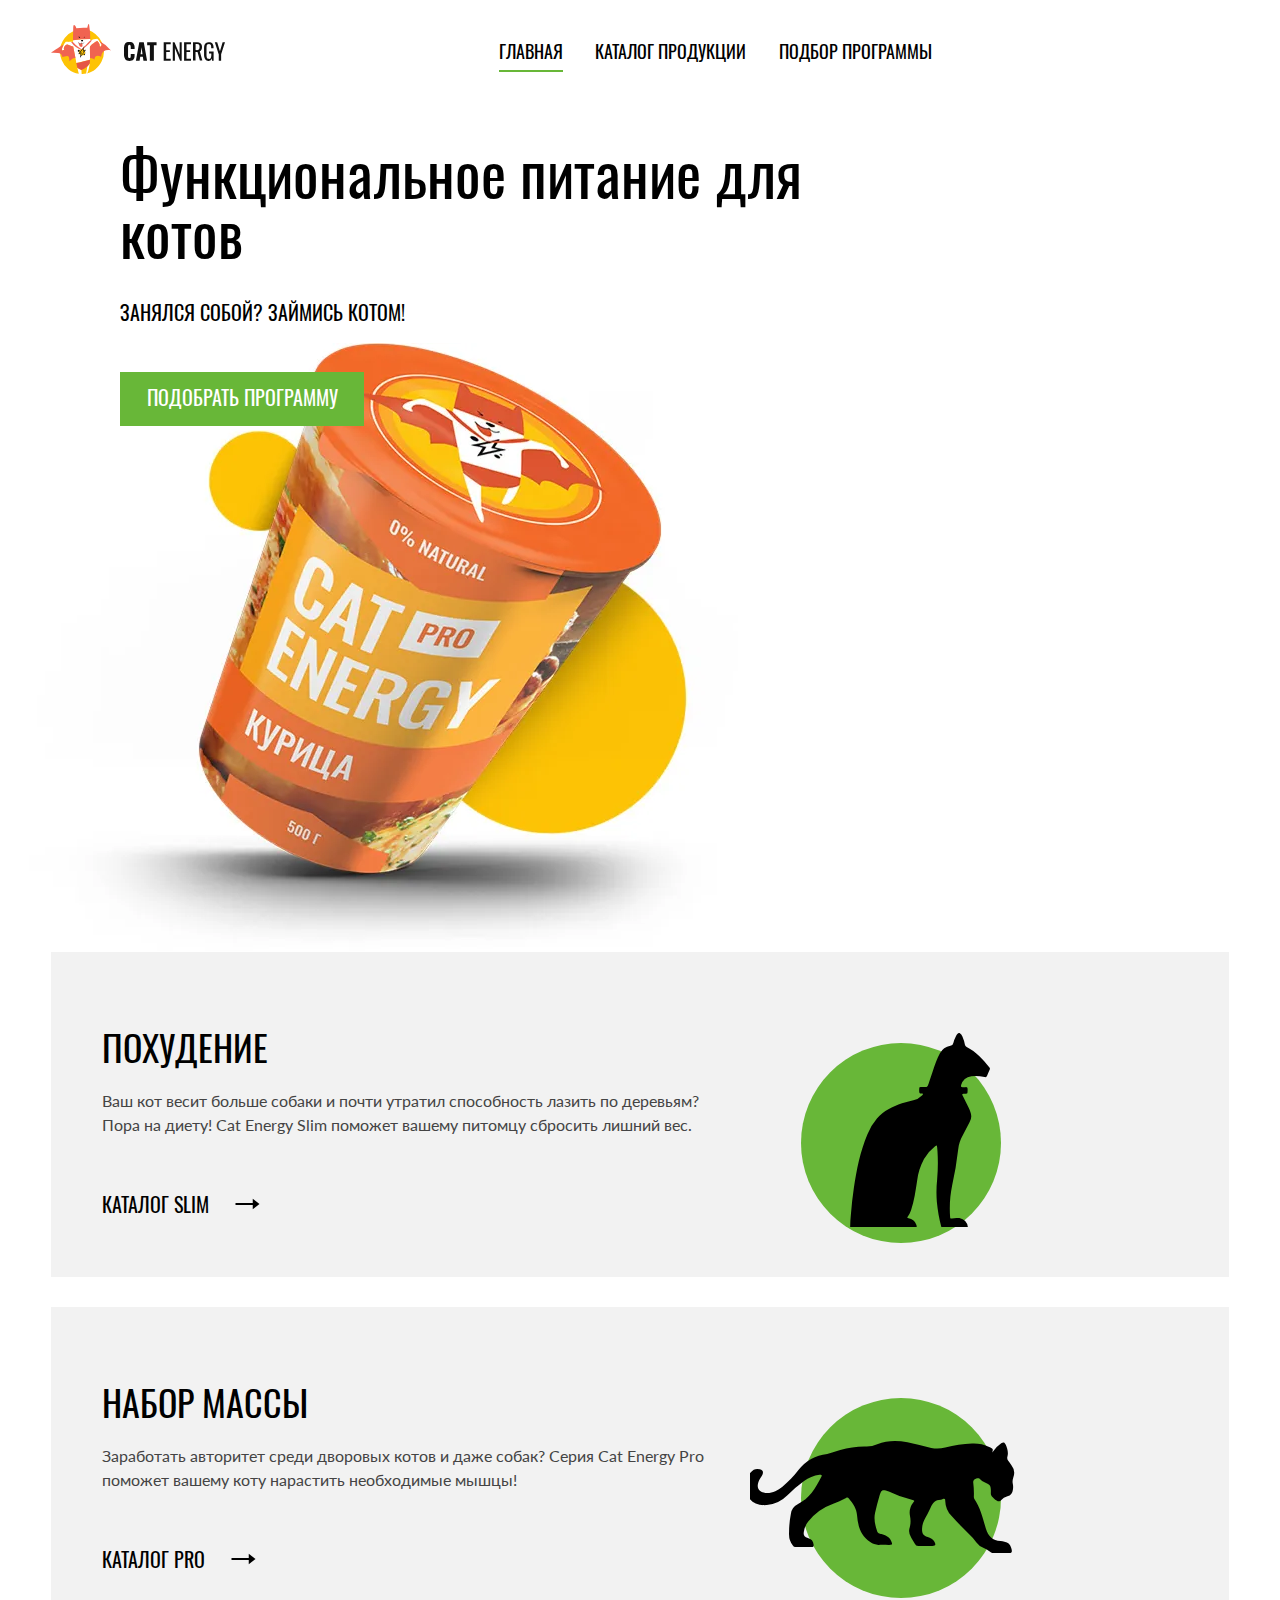
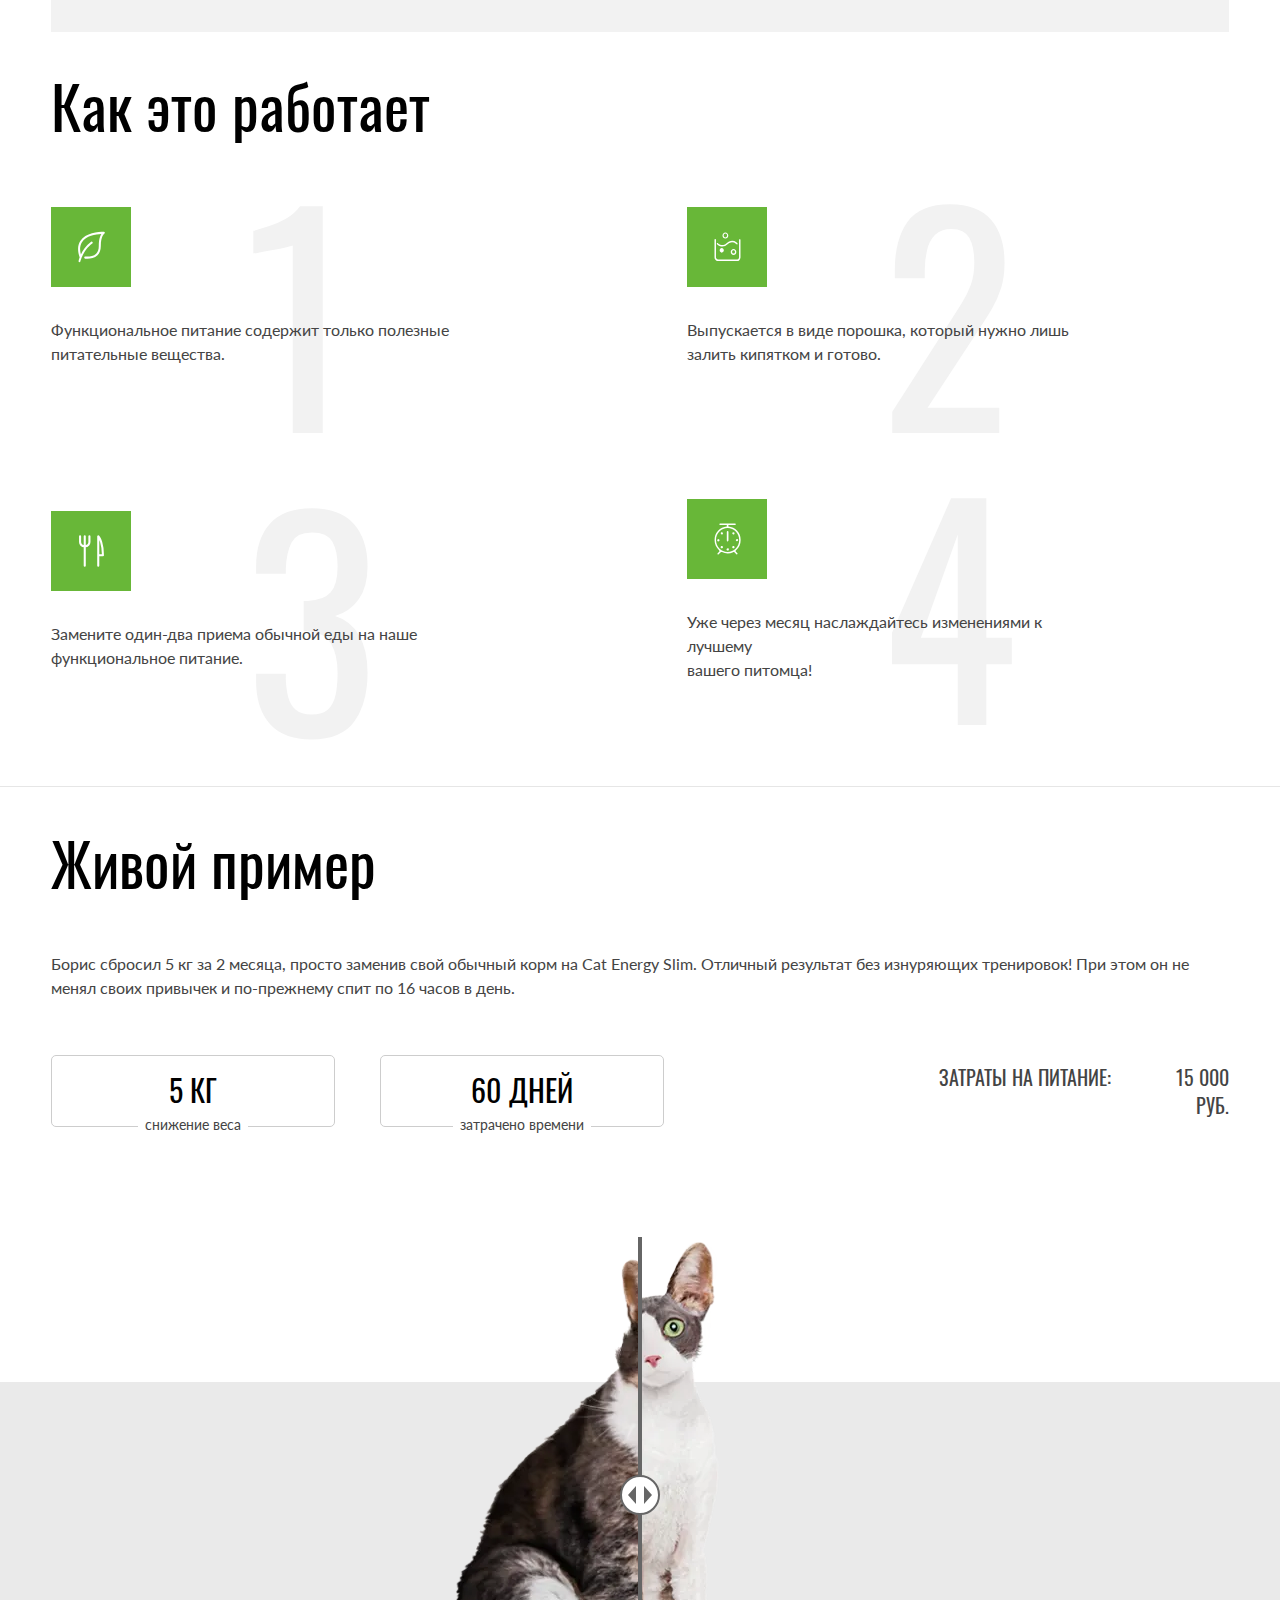
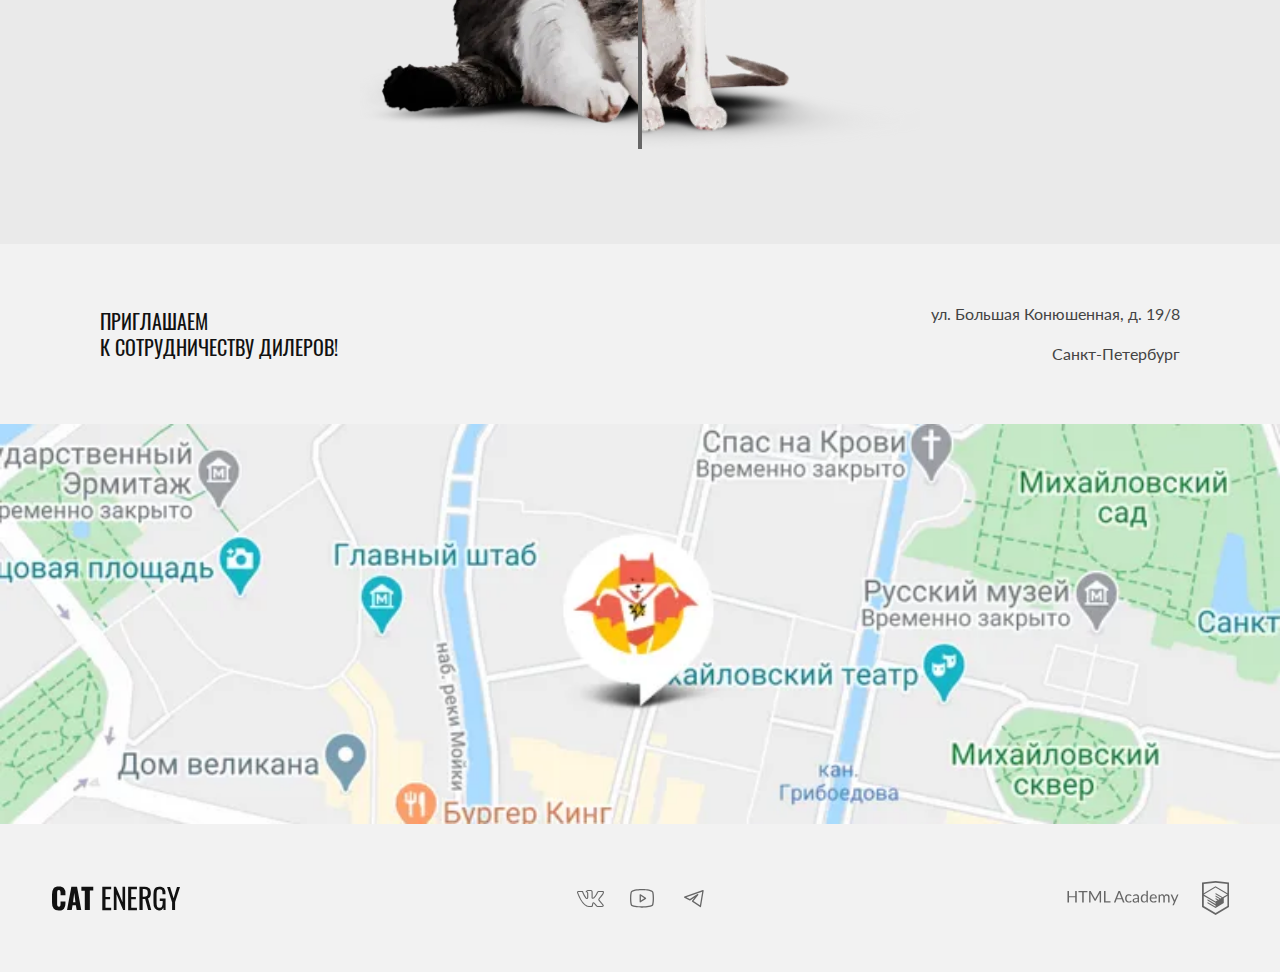
<file: index.html>
<!DOCTYPE html><html class="page" lang="ru"><head><meta charset="UTF-8"><title>Cat Energy</title><meta name="viewport" content="width=device-width,initial-scale=1"><link rel="stylesheet" href="styles/styles.css"><link rel="icon" href="favicon.ico"><link rel="icon" href="favicons/icon.svg" type="image/svg+xml"><link rel="apple-touch-icon" href="favicons/apple-touch-icon.png"><link rel="manifest" href="manifest.webmanifest"><script src="scripts/index.js" defer="defer"></script></head><body class="page__body"><header class="main-header"><div class="main-header__logo-container"><a class="main-header__logo-image-link logo-image-link" href="index.html"><picture><source media="(min-width: 1440px)" width="70" height="59" type="image/svg+xml" srcset="images/index/cat-energy-logo/cat-energy-logo-desktop.svg"><source media="(min-width: 768px)" width="60" height="50" type="image/svg+xml" srcset="images/index/cat-energy-logo/cat-enegry-logo-tablet.svg"><img class="logo-image-link__icon" src="images/index/cat-energy-logo/cat-energy-logo-mobile.svg" width="33" height="38" alt="Логотип Cat Energy"></picture></a><a class="main-header__logo-text-link logo-text-link" href="index.html"><span class="visually-hidden">Логотип Cat Energy (надпись)</span></a></div><nav class="main-header__nav main-header__nav--nojs main-nav"><button class="main-header__toggle" type="button"><span class="visually-hidden">Открыть меню</span></button><ul class="main-nav__list"><li class="main-nav__item"><a class="main-nav__item-link main-nav__item-link--designed main-nav__item-link--current" href="index.html">Главная</a></li><li class="main-nav__item"><a class="main-nav__item-link main-nav__item-link--designed" href="catalog.html">Каталог продукции</a></li><li class="main-nav__item"><a class="main-nav__item-link main-nav__item-link--designed" href="#">Подбор программы</a></li></ul></nav></header><main><section class="hero"><h1 class="hero__title">Функциональное питание для котов</h1><p class="hero__text">Занялся собой? Займись котом!</p><picture><source media="(min-width: 1440px)" width="552" height="499" type="image/webp" srcset="images/index/hero/hero-can-desktop@1x.webp, images/index/hero/hero-can-desktop@2x.png 2x"><source media="(min-width: 768px)" width="709" height="609" type="image/webp" srcset="images/index/hero/hero-can-tablet@1x.webp, images/index/hero/hero-can-tablet@2x.webp 2x"><source width="280" height="270" type="image/webp" srcset="images/index/hero/hero-can-mobile@1x.webp, images/index/hero/hero-can-mobile@2x.webp 2x"><source media="(min-width: 1440px)" width="552" height="499" type="image/png" srcset="images/index/hero/hero-can-desktop@1x.png, images/index/hero/hero-can-desktop@2x.png 2x"><source media="(min-width: 768px)" width="709" height="609" type="image/jpeg" srcset="images/index/hero/hero-can-tablet@1x.jpg, images/index/hero/hero-can-tablet@2x.jpg 2x"><img class="hero__image" src="images/index/hero/hero-can-mobile@1x.png" width="280" height="270" srcset="images/index/hero/hero-can-mobile@2x.png" alt="Фотография банки с кошачьим кормом Cat Energy"></picture><a class="hero__select button button--primary" href="program.html">Подобрать программу</a></section><section class="offer"><h2 class="visually-hidden">Варианты питания</h2><article class="offer__item"><h3 class="offer__title offer__title--slim">Похудение</h3><p class="offer__description">Ваш кот весит больше собаки и почти утратил способность лазить по деревьям? Пора на диету! Cat Energy Slim поможет вашему питомцу сбросить лишний вес.</p><a class="offer__link" href="catalog-slim.html">Каталог SLIM</a></article><article class="offer__item"><h3 class="offer__title offer__title--fit">Набор массы</h3><p class="offer__description">Заработать авторитет среди дворовых котов и даже собак? Серия Cat Energy Pro поможет вашему коту нарастить необходимые мышцы!</p><a class="offer__link" href="catalog-fit.html">Каталог PRO</a></article></section><section class="advantages"><h2 class="advantages__title">Как это работает</h2><ol class="advantages__list"><li class="advantages__item advantages__item--leaf"><p class="advantages__text">Функциональное питание содержит только полезные питательные вещества.</p></li><li class="advantages__item advantages__item--water"><p class="advantages__text">Выпускается в виде порошка, который нужно лишь залить кипятком и готово.</p></li><li class="advantages__item advantages__item--eat"><p class="advantages__text">Замените один-два приема обычной еды на наше функциональное питание.</p></li><li class="advantages__item advantages__item--clock"><p class="advantages__text">Уже через месяц наслаждайтесь изменениями к лучшему<br class="advantages__space">вашего питомца!</p></li></ol></section><section class="examples"><h2 class="examples__title">Живой пример</h2><div class="examples__centring-container"><div class="examples__description-container"><p class="examples__text">Борис сбросил 5 кг за 2 месяца, просто заменив свой обычный корм на Cat Energy Slim. Отличный результат без изнуряющих тренировок! При этом он не менял своих привычек и по-прежнему спит по 16 часов в день.</p><dl class="examples__stats"><div class="examples__stats-container"><dt class="examples__number"><span>5</span> кг</dt><dd class="examples__description">снижение веса</dd></div><div class="examples__stats-container"><dt class="examples__number"><span>60</span> дней</dt><dd class="examples__description">затрачено времени</dd></div></dl><p class="examples__summary">Затраты на питание: <span class="examples__summary-price">15 000</span> руб.</p></div></div><div class="examples__background-container"><div class="examples__image-container"><picture><source media="(min-width: 768px)" width="560" height="512" type="image/webp" srcset="images/index/cat-before/cat-before-tablet@1x.webp, images/index/cat-before/cat-before-tablet@2x.webp 2x"><source width="280" height="256" type="image/webp" srcset="images/index/cat-before/cat-before-tablet@1x.webp, images/index/cat-before/cat-before-tablet@2x.webp 2x"><source media="(min-width: 768px)" width="560" height="512" type="image/png" srcset="images/index/cat-before/cat-before-tablet@1x.png, images/index/cat-before/cat-before-tablet@2x.png 2x"><img class="examples__before-image" src="images/index/cat-before/cat-before-mobile@1x.png" width="280" height="256" srcset="images/index/cat-before/cat-before-mobile@2x.png" alt="Фотография толстого кота"></picture><picture><source media="(min-width: 768px)" width="560" height="512" type="image/webp" srcset="images/index/cat-after/cat-after-tablet@1x.webp, images/index/cat-after/cat-after-tablet@2x.webp 2x"><source width="280" height="256" type="image/webp" srcset="images/index/cat-after/cat-after-tablet@1x.webp, images/index/cat-after/cat-after-tablet@2x.webp 2x"><source media="(min-width: 768px)" width="560" height="512" type="image/png" srcset="images/index/cat-after/cat-after-tablet@1x.png, images/index/cat-after/cat-after-tablet@2x.png 2x"><img class="examples__after-image" src="images/index/cat-after/cat-after-mobile@1x.png" width="280" height="256" srcset="images/index/cat-after/cat-after-mobile@2x.png" alt="Фотография стройного кота"></picture><button class="examples__switch" type="button"><span class="visually-hidden">Ползунок слайдера</span></button></div></div></section><section class="location"><h2 class="visually-hidden">Где нас найти</h2><div class="location__centring-container"><div class="location__container"><p class="location__text">Приглашаем<br>к сотрудничеству дилеров!</p><address class="location__address">ул. Большая Конюшенная, д. 19/8<p class="location__city">Санкт-Петербург</p></address></div></div><div class="location__map-container"><iframe class="location__map" src="https://www.google.com/maps/embed?pb=!1m18!1m12!1m3!1d1998.6037876728415!2d30.320472476866446!3d59.93871647491518!2m3!1f0!2f0!3f0!3m2!1i1024!2i768!4f13.1!3m3!1m2!1s0x4696310fca145cc1%3A0x42b32648d8238007!2z0JHQvtC70YzRiNCw0Y8g0JrQvtC90Y7RiNC10L3QvdCw0Y8g0YPQuy4sIDE5LzgsINCh0LDQvdC60YIt0J_QtdGC0LXRgNCx0YPRgNCzLCAxOTExODY!5e0!3m2!1sru!2sru!4v1716064716714!5m2!1sru!2sru" allowfullscreen="" loading="lazy" referrerpolicy="no-referrer-when-downgrade"></iframe></div></section></main><footer class="main-footer"><div class="main-footer__container"><a class="main-footer__logo-link logo-text-link" href="index.html"><span class="visually-hidden">Cat Energy</span></a><ul class="main-footer__social-list social-list"><li class="social-list__item"><a class="social-list__link social-list__link--vkontakte" href="https://vk.com/htmlacademy"><span class="visually-hidden">Мы во Vkontakte</span></a></li><li class="social-list__item"><a class="social-list__link social-list__link--youtube" href="https://www.youtube.com/user/htmlacademyru"><span class="visually-hidden">Мы в YouTube</span></a></li><li class="social-list__item"><a class="social-list__link social-list__link--telegram" href="https://t.me/htmlacademy"><span class="visually-hidden">Мы в Telegram</span></a></li></ul><div class="main-footer__developer developer-logo"><a class="developer-logo__link developer-logo__link--logo-title" href="https://htmlacademy.ru/intensive/adaptive"><span class="visually-hidden">Надпись HTML-academy</span></a> <a class="developer-logo__link developer-logo__link--logo-image" href="https://htmlacademy.ru/intensive/adaptive"><span class="visually-hidden">Логотип HTML-academy</span></a></div></div></footer></body></html>
</file>
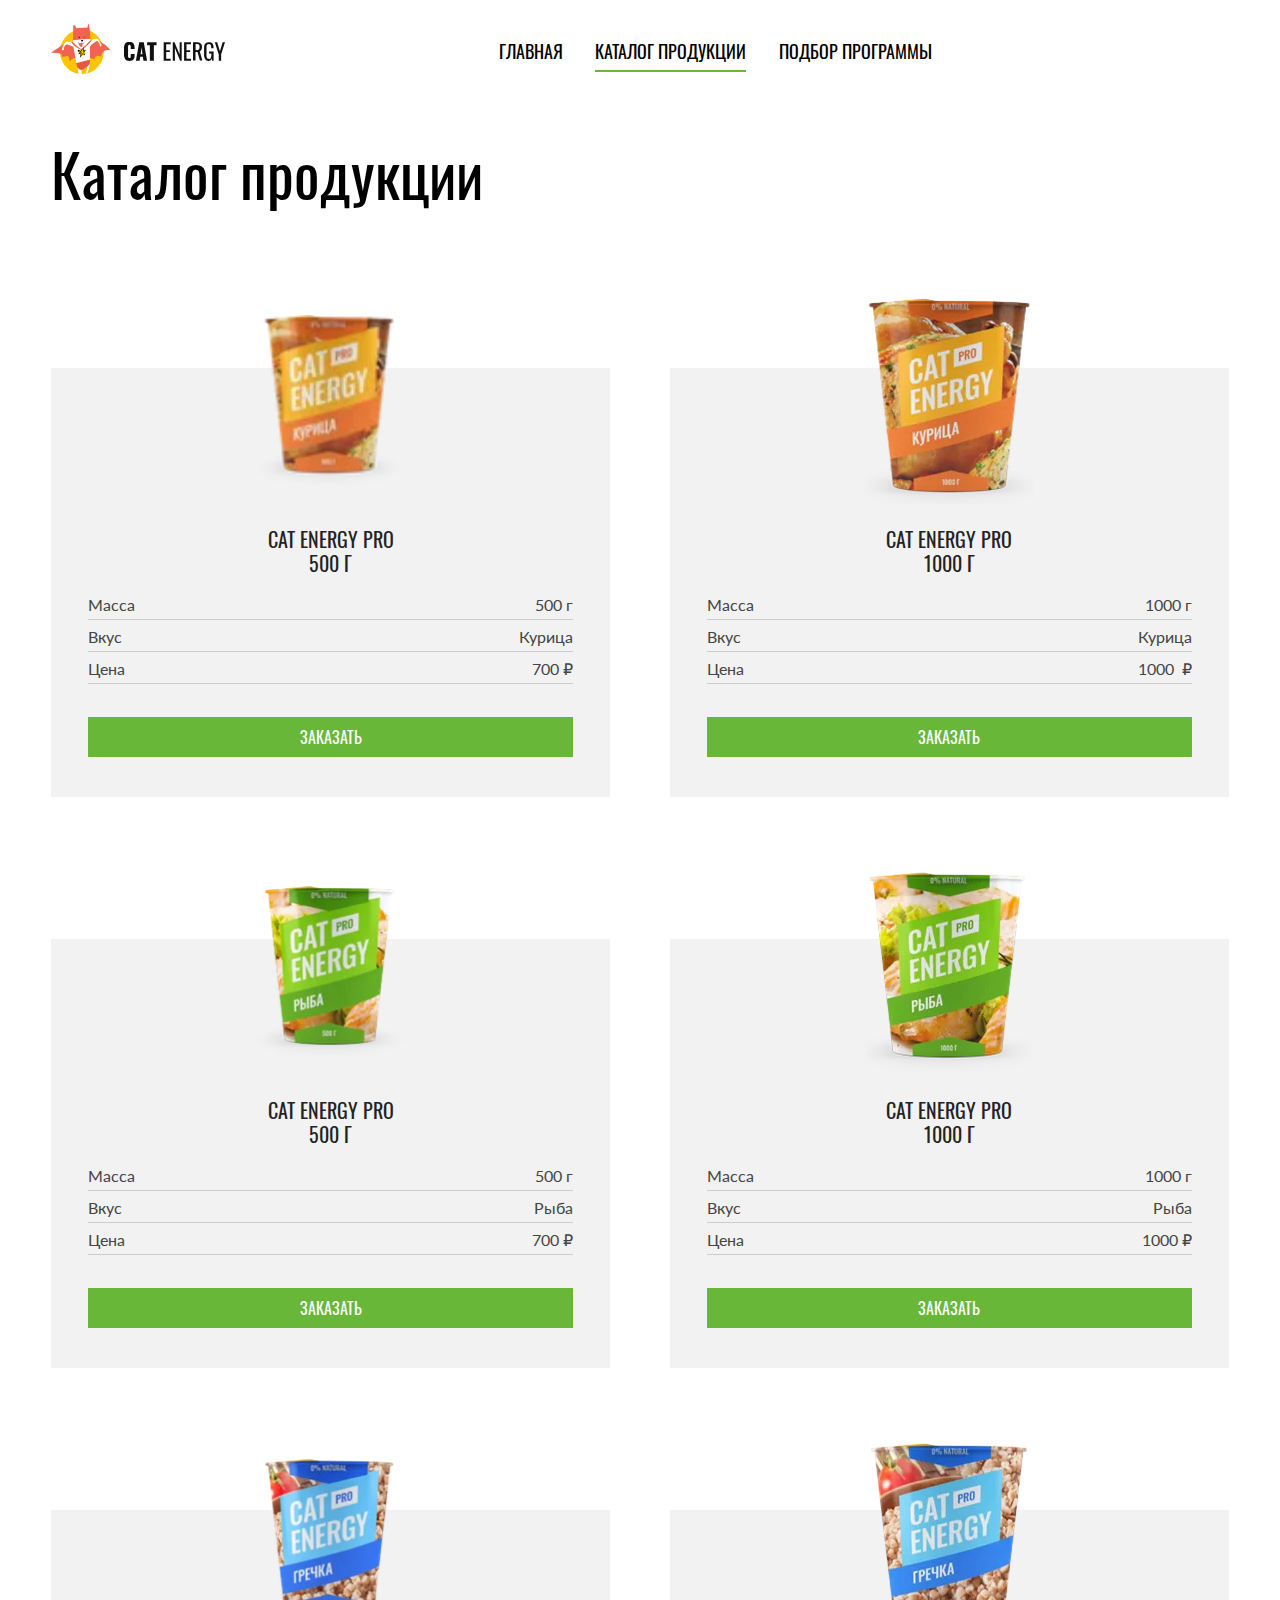
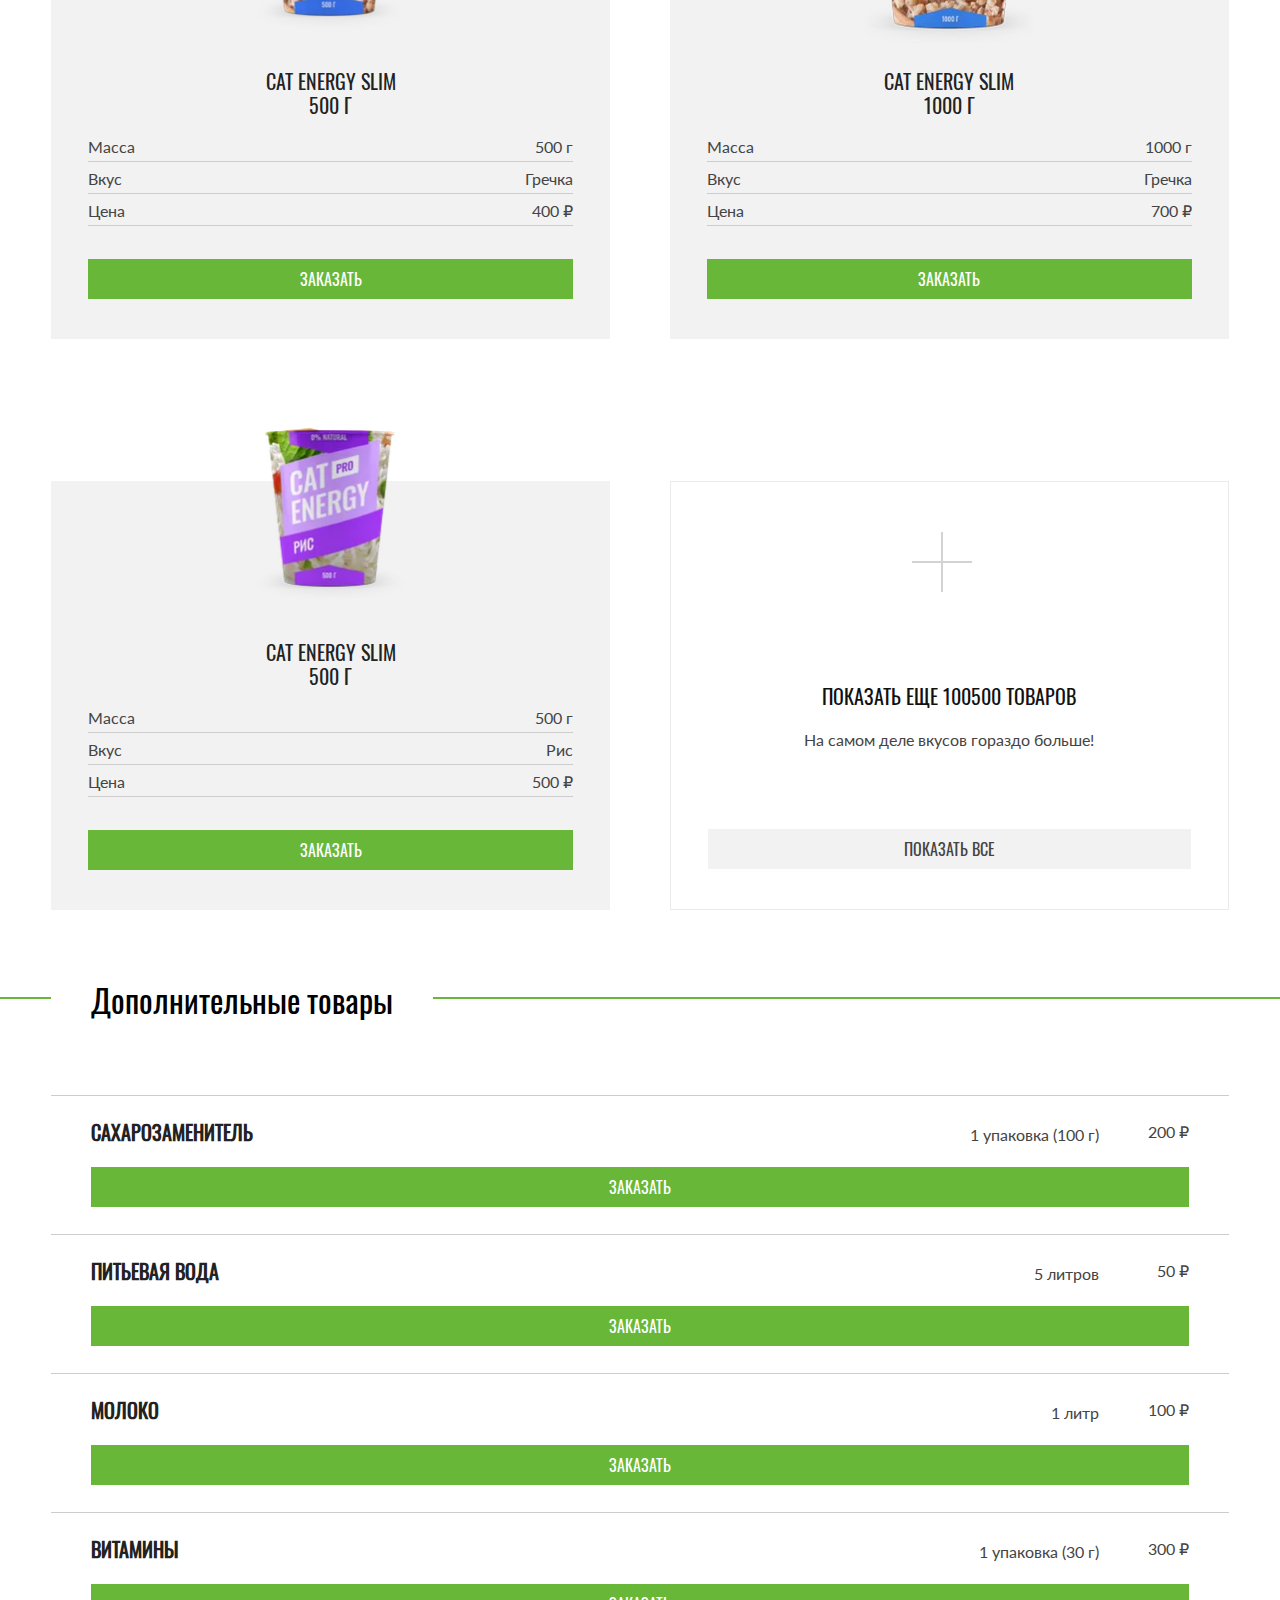
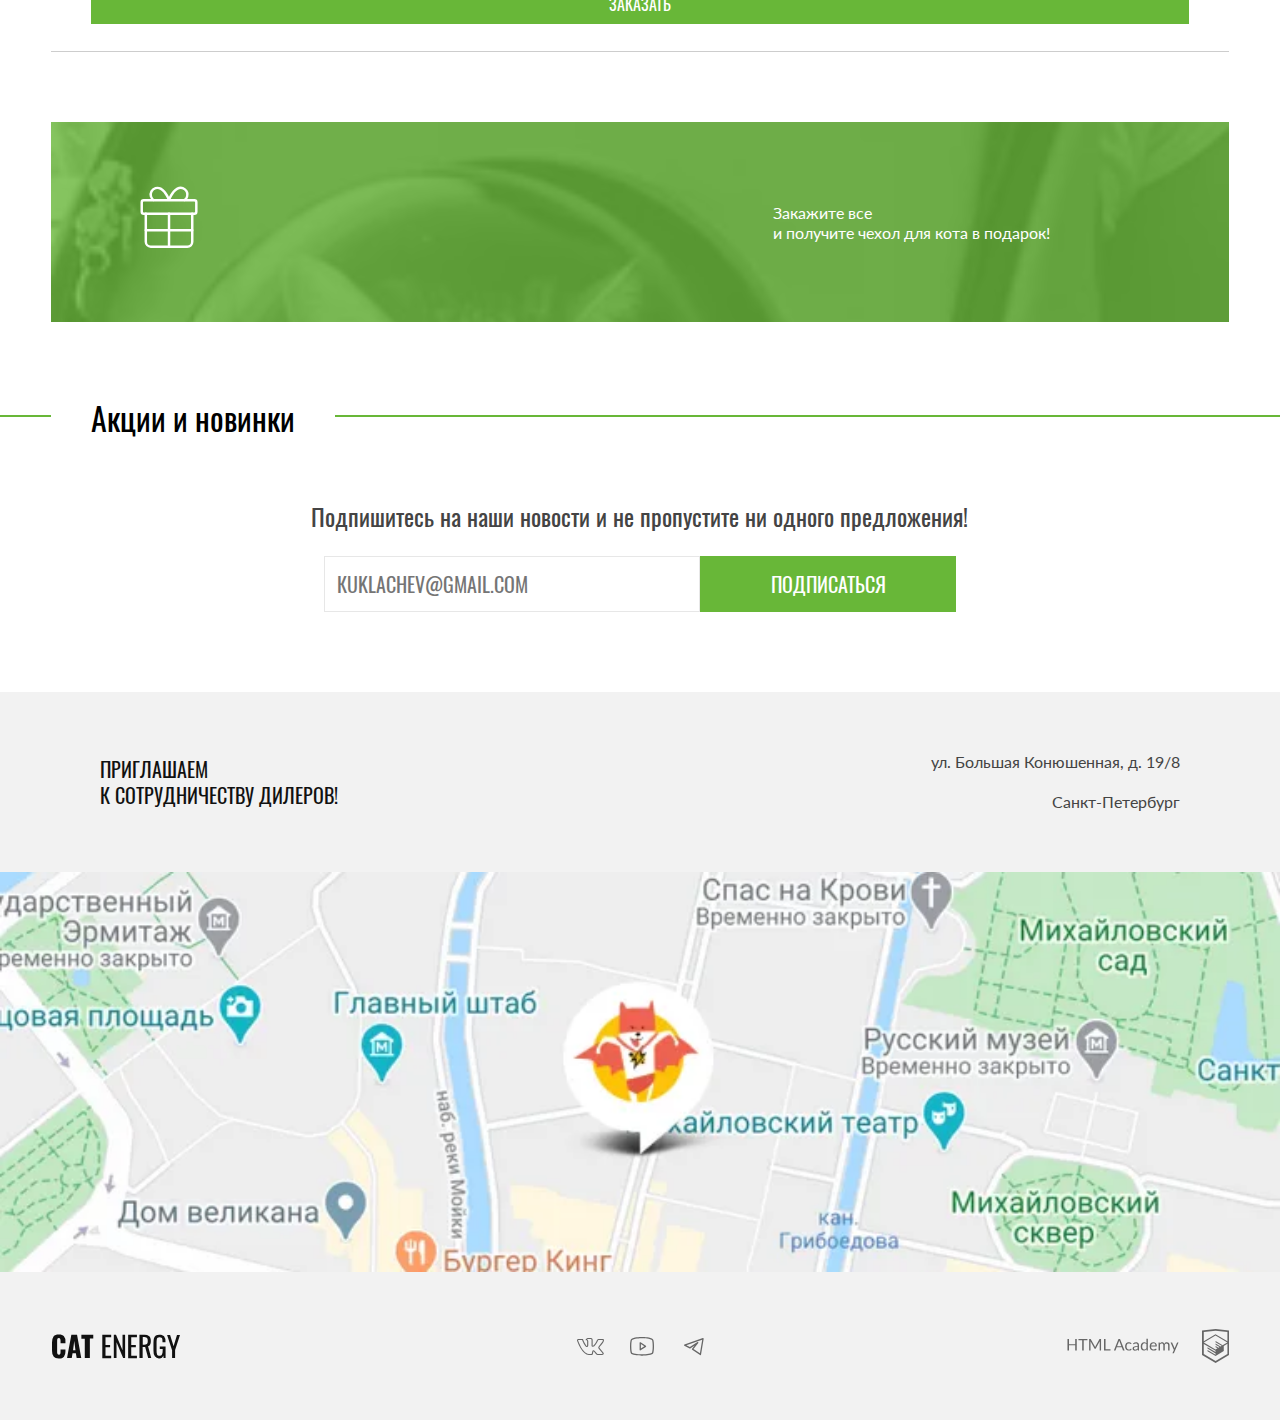
<file: catalog.html>
<!DOCTYPE html><html class="page" lang="ru"><head><meta charset="UTF-8"><title>Cat Energy</title><meta name="viewport" content="width=device-width,initial-scale=1"><link rel="stylesheet" href="styles/styles.css"><link rel="icon" href="favicon.ico"><link rel="icon" href="favicons/icon.svg" type="image/svg+xml"><link rel="apple-touch-icon" href="favicons/apple-touch-icon.png"><link rel="manifest" href="manifest.webmanifest"><script src="scripts/index.js" defer="defer"></script></head><body class="page__body"><header class="main-header"><div class="main-header__logo-container"><a class="main-header__logo-image-link logo-image-link" href="index.html"><picture><source media="(min-width: 1440px)" width="70" height="59" type="image/svg+xml" srcset="images/index/cat-energy-logo/cat-energy-logo-desktop.svg"><source media="(min-width: 768px)" width="60" height="50" type="image/svg+xml" srcset="images/index/cat-energy-logo/cat-enegry-logo-tablet.svg"><img class="logo-image-link__icon" src="images/index/cat-energy-logo/cat-energy-logo-mobile.svg" width="33" height="38" alt="Логотип Cat Energy"></picture></a><a class="main-header__logo-text-link logo-text-link" href="index.html"><span class="visually-hidden">Логотип Cat Energy (надпись)</span></a></div><nav class="main-header__nav main-header__nav--nojs main-nav"><button class="main-header__toggle" type="button"><span class="visually-hidden">Открыть меню</span></button><ul class="main-nav__list"><li class="main-nav__item"><a class="main-nav__item-link" href="index.html">Главная</a></li><li class="main-nav__item"><a class="main-nav__item-link main-nav__item-link--current" href="catalog.html">Каталог продукции</a></li><li class="main-nav__item"><a class="main-nav__item-link" href="#">Подбор программы</a></li></ul></nav></header><main><section class="products"><h1 class="products__title">Каталог продукции</h1><div class="products__container"><article class="products__product-card card"><a class="card__image-link" href="#"><picture><source media="(min-width: 768px)" width="161" height="172" type="image/webp" srcset="images/catalog/pro-500-chicken/pro-500-chicken-tablet@1x.webp, images/catalog/pro-500-chicken/pro-500-chicken-tablet@2x.webp 2x"><source width="68" height="86" type="image/webp" srcset="images/catalog/pro-500-chicken/pro-500-chicken-mobile@1x.webp, images/catalog/pro-500-chicken/pro-500-chicken-mobile@2x.webp 2x"><source media="(min-width: 768px)" width="161" height="172" type="image/png" srcset="images/catalog/pro-500-chicken/pro-500-chicken-tablet@1x.png, images/catalog/pro-500-chicken/pro-500-chicken-tablet@2x.png 2x"><img class="card__product-image" src="images/catalog/pro-500-chicken/pro-500-chicken-mobile@1x.png" width="68" height="86" srcset="images/pro-500-chicken-mobile@2x.png" alt="Фотография банки с кормом Cat Energy PRO 500 грамм со вкусом курицы"></picture></a><a class="card__title-link" href="#"><h2 class="card__title">Cat Energy PRO <span class="card__package-weight">500 г</span></h2></a><ul class="card__features-list"><li class="card__item"><span class="card__description">Масса</span> <span class="card__value">500 г</span></li><li class="card__item"><span class="card__description">Вкус</span> <span class="card__value">Курица</span></li><li class="card__item"><span class="card__description">Цена</span> <span class="card__value">700 ₽</span></li></ul><button class="card__order button button--primary" type="button">Заказать</button></article><article class="products__product-card card"><a class="card__image-link" href="#"><picture><source media="(min-width: 1440px)" width="172" height="196" type="image/webp" srcset="images/catalog/pro-1000-chicken/pro-1000-chicken-desktop@1x.webp, images/catalog/pro-1000-chicken/pro-1000-chicken-desktop@2x.webp 2x"><source media="(min-width: 768px)" width="168" height="206" type="image/webp" srcset="images/catalog/pro-1000-chicken/pro-1000-chicken-tablet@1x.webp, images/catalog/pro-1000-chicken/pro-1000-chicken-tablet@2x.webp 2x"><source width="84" height="100" type="image/webp" srcset="images/catalog/pro-1000-chicken/pro-1000-chicken-mobile@1x.webp, images/catalog/pro-1000-chicken/pro-1000-chicken-mobile@2x.webp 2x"><source media="(min-width: 1440px)" width="172" height="196" type="image/png" srcset="images/catalog/pro-1000-chicken/pro-1000-chicken-desktop@1x.png, images/catalog/pro-1000-chicken/pro-1000-chicken-desktop@2x.png 2x"><source media="(min-width: 768px)" width="168" height="206" type="image/png" srcset="images/catalog/pro-1000-chicken/pro-1000-chicken-tablet@1x.png, images/catalog/pro-1000-chicken/pro-1000-chicken-tablet@2x.png 2x"><img class="card__product-image" src="images/catalog/pro-1000-chicken/pro-1000-chicken-mobile@1x.png" width="84" height="100" srcset="images/catalog/pro-1000-chicken/pro-1000-chicken-mobile@2x.png" alt="Фотография банки с кормом Cat Energy PRO 1000 грамм со вкусом курицы"></picture></a><a class="card__title-link" href="#"><h2 class="card__title">Cat Energy PRO <span class="card__package-weight">1000 г</span></h2></a><ul class="card__features-list"><li class="card__item"><span class="card__description">Масса</span> <span class="card__value">1000 г</span></li><li class="card__item"><span class="card__description">Вкус</span> <span class="card__value">Курица</span></li><li class="card__item"><span class="card__description">Цена</span> <span class="card__value">1000&nbsp;&nbsp;₽</span></li></ul><button class="card__order button button--primary" type="button">Заказать</button></article><article class="products__product-card card"><a class="card__image-link" href="#"><picture><source media="(min-width: 768px)" width="163" height="174" type="image/webp" srcset="images/catalog/pro-500-fish/pro-500-fish-tablet@1x.webp, images/catalog/pro-500-fish/pro-500-fish-tablet@2x.webp 2x"><source width="68" height="78" type="image/webp" srcset="images/catalog/pro-500-fish/pro-500-fish-mobile@1x.webp, images/catalog/pro-500-fish/pro-500-fish-mobile@2x.webp 2x"><source media="(min-width: 768px)" width="163" height="174" type="image/png" srcset="images/catalog/pro-500-fish/pro-500-fish-tablet@1x.png, images/catalog/pro-500-fish/pro-500-fish-tablet@2x.png 2x"><img class="card__product-image" src="images/catalog/pro-500-fish/pro-500-fish-mobile@1x.png" width="68" height="78" srcset="images/catalog/pro-500-fish/pro-500-fish-mobile@2x.png" alt="Фотография банки с кормом Cat Energy PRO 500 грамм со вкусом рыбы"></picture></a><a class="card__title-link" href="#"><h2 class="card__title">Cat Energy PRO <span class="card__package-weight">500 г</span></h2></a><ul class="card__features-list"><li class="card__item"><span class="card__description">Масса</span> <span class="card__value">500 г</span></li><li class="card__item"><span class="card__description">Вкус</span> <span class="card__value">Рыба</span></li><li class="card__item"><span class="card__description">Цена</span> <span class="card__value">700 ₽</span></li></ul><button class="card__order button button--primary" type="button">Заказать</button></article><article class="products__product-card card"><a class="card__image-link" href="#"><picture><source media="(min-width: 1440px)" width="172" height="196" type="image/webp" srcset="images/catalog/pro-1000-fish/pro-1000-fish-desktop@1x.webp, images/catalog/pro-1000-fish/pro-1000-fish-desktop@2x.webp 2x"><source media="(min-width: 768px)" width="168" height="200" type="image/webp" srcset="images/catalog/pro-1000-fish/pro-1000-fish-tablet@1x.webp, images/catalog/pro-1000-fish/pro-1000-fish-tablet@2x.webp 2x"><source width="84" height="100" type="image/webp" srcset="images/catalog/pro-1000-fish/pro-1000-fish-mobile@1x.webp, images/catalog/pro-1000-fish/pro-1000-fish-mobile@2x.webp 2x"><source media="(min-width: 1440px)" width="172" height="196" type="image/png" srcset="images/catalog/pro-1000-fish/pro-1000-fish-desktop@1x.png, images/catalog/pro-1000-fish/pro-1000-fish-desktop@2x.png 2x"><source media="(min-width: 768px)" width="168" height="200" type="image/png" srcset="images/catalog/pro-1000-fish/pro-1000-fish-tablet@1x.png, images/catalog/pro-1000-fish/pro-1000-fish-tablet@2x.png 2x"><img class="card__product-image" src="images/pro-1000-fish/pro-1000-fish-mobile@1x.png" width="84" height="100" srcset="images/catalog/pro-1000-fish/pro-1000-fish-mobile@2x.png" alt="Фотография банки с кормом Cat Energy PRO 1000 грамм со вкусом рыбы"></picture></a><a class="card__title-link" href="#"><h2 class="card__title">Cat Energy PRO <span class="card__package-weight">1000 г</span></h2></a><ul class="card__features-list"><li class="card__item"><span class="card__description">Масса</span> <span class="card__value">1000 г</span></li><li class="card__item"><span class="card__description">Вкус</span> <span class="card__value">Рыба</span></li><li class="card__item"><span class="card__description">Цена</span> <span class="card__value">1000 ₽</span></li></ul><button class="card__order button button--primary" type="button">Заказать</button></article><article class="products__product-card card"><a class="card__image-link" href="#"><picture><source media="(min-width: 768px)" width="161" height="171" type="image/webp" srcset="images/catalog/slim-500-buckwheat/slim-500-buckwheat-tablet@1x.webp, images/catalog/slim-500-buckwheat/slim-500-buckwheat-tablet@2x.webp 2x"><source width="68" height="78" type="image/webp" srcset="images/catalog/slim-500-buckwheat/slim-500-buckwheat-mobile@1x.webp, images/catalog/slim-500-buckwheat/slim-500-buckwheat-mobile@2x.webp 2x"><source media="(min-width: 768px)" width="161" height="171" type="image/png" srcset="images/catalog/slim-500-buckwheat/slim-500-buckwheat-tablet@1x.png, images/catalog/slim-500-buckwheat/slim-500-buckwheat-tablet@2x.png 2x"><img class="card__product-image" src="images/catalog/slim-500-buckwheat/slim-500-buckwheat-mobile@1x.png" width="68" height="78" srcset="images/catalog/slim-500-buckwheat/slim-500-buckwheat-mobile@2x.png" alt="Фотография банки с кормом Cat Energy SLIM 500 грамм со вкусом гречки"></picture></a><a class="card__title-link" href="#"><h2 class="card__title">Cat Energy SLIM <span class="card__package-weight">500 г</span></h2></a><ul class="card__features-list"><li class="card__item"><span class="card__description">Масса</span> <span class="card__value">500 г</span></li><li class="card__item"><span class="card__description">Вкус</span> <span class="card__value">Гречка</span></li><li class="card__item"><span class="card__description">Цена</span> <span class="card__value">400 ₽</span></li></ul><button class="card__order button button--primary" type="button">Заказать</button></article><article class="products__product-card card"><a class="card__image-link" href="#"><picture><source media="(min-width: 1440px)" width="172" height="196" type="image/webp" srcset="images/catalog/slim-1000-buckwheat/slim-1000-buckwheat-desktop@1x.webp, images/catalog/slim-1000-buckwheat/slim-1000-buckwheat-desktop@2x.webp 2x"><source media="(min-width: 768px)" width="168" height="200" type="image/webp" srcset="images/catalog/slim-1000-buckwheat/slim-1000-buckwheat-tablet@1x.webp, images/catalog/slim-1000-buckwheat/slim-1000-buckwheat-tablet@2x.webp 2x"><source width="84" height="100" type="image/png" srcset="images/catalog/slim-1000-buckwheat/slim-1000-buckwheat-mobile@1x.webp, images/catalog/slim-1000-buckwheat/slim-1000-buckwheat-mobile@2x.webp 2x"><source media="(min-width: 1440px)" width="172" height="196" type="image/png" srcset="images/catalog/slim-1000-buckwheat/slim-1000-buckwheat-desktop@1x.png, images/catalog/slim-1000-buckwheat/slim-1000-buckwheat-desktop@2x.png 2x"><source media="(min-width: 768px)" width="168" height="200" type="image/png" srcset="images/catalog/slim-1000-buckwheat/slim-1000-buckwheat-tablet@1x.png, images/catalog/slim-1000-buckwheat/slim-1000-buckwheat-tablet@2x.png 2x"><img class="card__product-image" src="images/catalog/slim-1000-buckwheat/slim-1000-buckwheat-mobile@1x.png" width="84" height="100" srcset="images/catalog/slim-1000-buckwheat/slim-1000-buckwheat-mobile@2x.png" alt="Фотография банки с кормом Cat Energy SLIM 1000 грамм со вкусом гречки"></picture></a><a class="card__title-link" href="#"><h2 class="card__title">Cat Energy SLIM <span class="card__package-weight">1000 г</span></h2></a><ul class="card__features-list"><li class="card__item"><span class="card__description">Масса</span> <span class="card__value">1000 г</span></li><li class="card__item"><span class="card__description">Вкус</span> <span class="card__value">Гречка</span></li><li class="card__item"><span class="card__description">Цена</span> <span class="card__value">700 ₽</span></li></ul><button class="card__order button button--primary" type="button">Заказать</button></article><article class="products__product-card card"><a class="card__image-link" href="#"><picture><source media="(min-width: 768px)" width="163" height="174" type="image/png" srcset="images/catalog/slim-500-rice/slim-500-rice-tablet@1x.webp, images/catalog/slim-500-rice/slim-500-rice-tablet@2x.webp 2x"><source width="72" height="84" type="image/webp" srcset="images/catalog/slim-500-rice/slim-500-rice-mobile@1x.webp, images/catalog/slim-500-rice/slim-500-rice-mobile@2x.webp 2x"><source media="(min-width: 768px)" width="163" height="174" type="image/png" srcset="images/catalog/slim-500-rice/slim-500-rice-tablet@1x.png, images/catalog/slim-500-rice/slim-500-rice-tablet@2x.png 2x"><img class="card__product-image" src="images/catalog/slim-500-rice/slim-500-rice-mobile@1x.png" width="72" height="84" srcset="images/catalog/slim-500-rice/slim-500-rice-mobile@2x.png" alt="Фотография банки с кормом Cat Energy SLIM 500 грамм со вкусом риса"></picture></a><a class="card__title-link" href="#"><h2 class="card__title">Cat Energy SLIM <span class="card__package-weight">500 г</span></h2></a><ul class="card__features-list"><li class="card__item"><span class="card__description">Масса</span> <span class="card__value">500 г</span></li><li class="card__item"><span class="card__description">Вкус</span> <span class="card__value">Рис</span></li><li class="card__item"><span class="card__description">Цена</span> <span class="card__value">500 ₽</span></li></ul><button class="card__order button button--primary" type="button">Заказать</button></article><article class="products__product-card show-more-card"><h2 class="show-more-card__title">Показать еще 100500 товаров</h2><p class="show-more-card__text">На самом деле вкусов гораздо больше!</p><button class="show-more-card__to-all button button--secondary" type="button">Показать все</button></article></div></section><section class="extra-products"><h2 class="extra-products__title">Дополнительные товары</h2><article class="extra-products__card extra-card"><h3 class="extra-card__name">Сахарозаменитель</h3><span class="extra-card__value">1 упаковка (100 г)</span> <span class="extra-card__price">200 ₽</span> <button class="extra-card__order button button--primary" type="button">Заказать</button></article><article class="extra-products__card extra-card"><h3 class="extra-card__name">Питьевая вода</h3><span class="extra-card__value">5 литров</span> <span class="extra-card__price">50 ₽</span> <button class="extra-card__order button button--primary" type="button">Заказать</button></article><article class="extra-products__card extra-card"><h3 class="extra-card__name">Молоко</h3><span class="extra-card__value">1 литр</span> <span class="extra-card__price">100 ₽</span> <button class="extra-card__order button button--primary" type="button">Заказать</button></article><article class="extra-products__card extra-card"><h3 class="extra-card__name">Витамины</h3><span class="extra-card__value">1 упаковка (30 г)</span> <span class="extra-card__price">300 ₽</span> <button class="extra-card__order button button--primary" type="button">Заказать</button></article><article class="extra-products__promo promo"><h2 class="visually-hidden">Выгодное предложение</h2><p class="promo__text">Закажите все<br>и получите чехол для кота в подарок!</p></article></section><section class="subscription"><h2 class="subscription__title">Акции и новинки</h2><p class="subscription__text">Подпишитесь на наши новости и не пропустите ни одного предложения!</p><form class="subscription__email-form" action="https://echo.htmlacademy.ru/" method="post"><label class="subscription__label"><span class="visually-hidden">Ваш e-mail</span> <input class="subscription__input" type="email" name="email" placeholder="кuklachev@gmail.com" required></label> <button class="subscription__subscribe button button--primary button--big" type="submit">Подписаться</button></form></section><section class="location"><h2 class="visually-hidden">Где нас найти</h2><div class="location__centring-container"><div class="location__container"><p class="location__text">Приглашаем<br>к сотрудничеству дилеров!</p><address class="location__address">ул. Большая Конюшенная, д. 19/8<p class="location__city">Санкт-Петербург</p></address></div></div><div class="location__map-container"><iframe class="location__map" src="https://www.google.com/maps/embed?pb=!1m18!1m12!1m3!1d1998.6037876728415!2d30.320472476866446!3d59.93871647491518!2m3!1f0!2f0!3f0!3m2!1i1024!2i768!4f13.1!3m3!1m2!1s0x4696310fca145cc1%3A0x42b32648d8238007!2z0JHQvtC70YzRiNCw0Y8g0JrQvtC90Y7RiNC10L3QvdCw0Y8g0YPQuy4sIDE5LzgsINCh0LDQvdC60YIt0J_QtdGC0LXRgNCx0YPRgNCzLCAxOTExODY!5e0!3m2!1sru!2sru!4v1716064716714!5m2!1sru!2sru" allowfullscreen="" loading="lazy" referrerpolicy="no-referrer-when-downgrade"></iframe></div></section></main><footer class="main-footer"><div class="main-footer__container"><a class="main-footer__logo-link logo-text-link" href="index.html"><span class="visually-hidden">Логотип Cat Energy (надпись)</span></a><ul class="main-footer__social-list social-list"><li class="social-list__item"><a class="social-list__link social-list__link--vkontakte" href="https://vk.com/htmlacademy"><span class="visually-hidden">Мы в Vkontakte</span></a></li><li class="social-list__item"><a class="social-list__link social-list__link--youtube" href="https://www.youtube.com/user/htmlacademyru"><span class="visually-hidden">Мы в YouTube</span></a></li><li class="social-list__item"><a class="social-list__link social-list__link--telegram" href="https://t.me/htmlacademy"><span class="visually-hidden">Мы в Telegram</span></a></li></ul><div class="main-footer__developer developer-logo"><a class="developer-logo__link developer-logo__link--logo-title" href="https://htmlacademy.ru/intensive/adaptive"><span class="visually-hidden">Надпись HTML-academy</span></a> <a class="developer-logo__link developer-logo__link--logo-image" href="https://htmlacademy.ru/intensive/adaptive"><span class="visually-hidden">Логотип HTML-academy</span></a></div></div></footer></body></html>
</file>
<file: styles/styles.css>
@font-face{font-family:Lato;font-weight:400;font-style:normal;src:url(../fonts/lato/Lato-Regular.woff2)format("woff2");font-display:swap}@font-face{font-family:Oswald;font-weight:400;font-style:normal;src:url(../fonts/oswald/oswaldregular.woff2)format("woff2");font-display:swap}*,:after,:before{box-sizing:border-box}body{color:#444;background-color:#fff;font-family:Lato,Arial,sans-serif;font-size:14px;line-height:18px}picture,source{display:contents}.visually-hidden{clip:rect(0 0 0 0);border:0;width:1px;height:1px;margin:-1px;padding:0;position:absolute;overflow:hidden}.button{text-transform:uppercase;text-align:center;border:none;padding:10px;font-family:Oswald,Arial,sans-serif;font-size:16px;line-height:20px;text-decoration:none;display:block}.button--primary{color:#fff;background-color:#68b738}.button--primary:hover,.button--primary:focus{background-color:#5eaa2f}.button--primary:active{color:#ffffff4d;background-color:#5eaa2f}.button--secondary{color:#444;background-color:#f2f2f2}.button--secondary:hover,.button--secondary:focus,.button--secondary:active{background-color:#ebebeb}.button--big{padding:15px;font-size:20px;line-height:26px}.page__body{min-height:100%;margin:0}.logo-image-link:hover .logo-image-link__icon,.logo-image-link:focus .logo-image-link__icon{opacity:.8}.logo-image-link:active .logo-image-link__icon{opacity:.6}.logo-text-link{cursor:pointer;background-color:#111;width:101px;height:21px;display:block;-webkit-mask-image:url(../icons/stack.svg#cat-energy-text-logo);mask-image:url(../icons/stack.svg#cat-energy-text-logo)}.logo-text-link:hover,.logo-text-link:focus{background-color:#3e3e3e}.logo-text-link:active{background-color:#6b6b6b}.main-header{margin:0 auto}@media (width>=768px){.main-header{flex-flow:wrap;justify-content:space-between;align-items:center;width:92%;margin:24px auto;display:flex}}@media (width>=1440px){.main-header{width:1220px;margin-top:54px;margin-bottom:29px}}.main-header__logo-container{grid-template-columns:auto auto 1fr;place-items:center;width:87%;margin:13px auto 11px;display:grid}@media (width>=768px){.main-header__logo-container{flex-flow:wrap;justify-content:flex-start;align-items:center;width:25%;margin:0;display:flex}}.main-header__logo-image-link{grid-column:1/2;justify-self:start}@media (width>=768px){.main-header__logo-image-link{margin-right:13px}}.main-header__logo-text-link{grid-column:3/4}@media (width<=767px){.main-header__logo-text-link{margin-left:-35px}}@media (width>=1440px){.main-header__logo-text-link{width:120px;height:24px}}.main-header__logo-text-link:hover,.main-header__logo-text-link:focus{fill-opacity:.8}.main-header__logo-text-link:active{fill-opacity:.6}@media (width>=768px){.main-header__nav{width:62%}}@media (width>=1440px){.main-header__nav{width:39%}}.main-header__toggle{background-color:#000;border:none;width:24px;height:2px;position:absolute;top:30px;right:21px}.main-header__toggle:after,.main-header__toggle:before{content:"";z-index:2;background-color:#000;width:24px;height:2px;position:absolute;top:6px;right:0}.main-header__toggle:after{top:8px}.main-header__toggle:before{top:-8px}@media (width>=768px){.main-header__toggle{display:none}}.main-header__nav--opened .main-header__toggle{transform:rotate(-45deg)}.main-header__nav--opened .main-header__toggle:after{top:0;transform:rotate(90deg)}.main-header__nav--opened .main-header__toggle:before{display:none}@media (width<=767px){.main-header__nav--opened .main-nav__list{z-index:2;background-color:#fff;width:100%;display:block;position:absolute}.main-header__nav--opened .main-header{margin-bottom:0}.main-header__nav--nojs .main-nav__list{display:block;position:static}}.main-nav{text-transform:uppercase;color:#000;font-family:Oswald,Arial,sans-serif;font-size:18px;line-height:24px}@media (width>=1440px){.main-nav{font-size:20px;line-height:30px}}.main-nav__list{margin:0;padding:0;list-style-type:none}@media (width<=767px){.main-nav__list{display:none}}@media (width>=768px){.main-nav__list{flex-wrap:wrap;align-items:center;gap:32px;display:flex}}.main-nav__item{text-align:center;border-top:1px solid #e6e6e6;margin:0;padding:22px 30px}@media (width>=768px){.main-nav__item{border:none;padding:0}}@media (width>=1440px){.main-nav__item:first-child{margin-left:-2px}}@media (width>=768px){.main-nav__item:last-child{padding-left:1px}}.main-nav__item:after{background-color:#e6e6e6;width:100%;height:1px}.main-nav__item-link{color:#000;text-decoration:none}.main-nav__item-link:hover,.main-nav__item-link:focus{opacity:.6}.main-nav__item-link:active{opacity:.3}@media (width>=1440px){.main-nav__item-link--designed{color:#fff}}@media (width>=768px){.main-nav__item-link--current{position:relative}.main-nav__item-link--current:after{content:"";background-color:#68b738;width:100%;height:2px;display:block;position:absolute;bottom:-8px}}@media (width>=1440px){.main-nav__item-link--designed.main-nav__item-link--current:after{background-color:#fff}}.hero{color:#fff;margin:0 auto 20px;padding-top:27px;font-family:Oswald,Arial,sans-serif}@media (width<=767px){.hero{flex-direction:column;justify-content:center;align-items:center;display:flex;position:relative}}@media (width>=768px){.hero{color:#000;background-color:#fff;margin:0;padding:40px 30px 0 120px;position:relative}}@media (width>=768px) and (width>=1440px){.hero{padding:0}}@media (width>=1440px){.hero{background-color:#0000;flex-flow:column wrap;justify-content:center;align-items:start;width:1220px;margin:106px auto 215px;display:flex;position:static}}@media (width<=767px){.hero:before{content:"";z-index:-1;background-image:-webkit-image-set(url(../images/index/hero/hero-background-mobile@1x.webp) 1x type("image/webp"),url(../images/index/hero/hero-background-mobile@2x.webp) 2x type("image/webp"),url(../images/index/hero/hero-background-mobile@1x.jpg) 1x type("image/jpg"),url(../images/index/hero/hero-background-mobile@2x.jpg) 2x type("image/jpg")),-webkit-linear-gradient(90deg,#4f4e53 50%,#0000 50%),-webkit-linear-gradient(270deg,#3f3e44 50%,#0000 50%);background-image:image-set("../images/index/hero/hero-background-mobile@1x.webp" 1x type("image/webp"),"../images/index/hero/hero-background-mobile@2x.webp" 2x type("image/webp"),"../images/index/hero/hero-background-mobile@1x.jpg" 1x type("image/jpg"),"../images/index/hero/hero-background-mobile@2x.jpg" 2x type("image/jpg")),linear-gradient(90deg,#4f4e53 50%,#0000 50%),linear-gradient(270deg,#3f3e44 50%,#0000 50%);background-position:50%,0,100%;background-repeat:no-repeat;background-size:contain,100%,100%;width:100%;height:302px;display:block;position:absolute;top:0;right:0;box-shadow:inset 0 0 0 100vh #68b738cc}}@media (width>=1440px){.hero:before{content:"";z-index:-1;background-image:-webkit-image-set(url(../images/index/hero/hero-background-desktop@1x.webp) 1x type("image/webp"),url(../images/index/hero/hero-background-desktop@2x.webp) 2x type("image/webp"),url(../images/index/hero/hero-background-desktop@1x.jpg) 1x type("image/jpg"),url(../images/index/hero/hero-background-desktop@2x.jpg) 2x type("image/jpg")),-webkit-linear-gradient(90deg,#0000 20%,#3c3a3f 20%);background-image:image-set("../images/index/hero/hero-background-desktop@1x.webp" 1x type("image/webp"),"../images/index/hero/hero-background-desktop@2x.webp" 2x type("image/webp"),"../images/index/hero/hero-background-desktop@1x.jpg" 1x type("image/jpg"),"../images/index/hero/hero-background-desktop@2x.jpg" 2x type("image/jpg")),linear-gradient(90deg,#0000 20%,#3c3a3f 20%);background-position:0,100%;background-repeat:no-repeat;background-size:1041px 695px,100%;width:50%;height:694px;display:block;position:absolute;top:0;right:0;box-shadow:inset 0 0 0 100vh #68b738cc}}.hero__title{text-align:center;width:90%;margin:0 auto 25px;font-size:36px;font-weight:400;line-height:36px}@media (width>=768px){.hero__title{text-align:start;width:70%;margin:0 0 40px;font-size:60px;line-height:60px}}@media (width>=1440px){.hero__title{width:40%;margin-bottom:41px;margin-left:79px}}.hero__text{text-transform:uppercase;text-align:center;width:80%;margin:0 auto 30px;line-height:14px}@media (width>=768px){.hero__text{text-align:start;margin:0 0 21px;font-size:20px;line-height:20px}}@media (width>=1440px){.hero__text{margin-bottom:53px;margin-left:79px}}.hero__image{display:block}@media (width>=768px){.hero__image{margin:0 auto 0 -91px}}@media (width>=1440px){.hero__image{position:absolute;transform:translate(539px)translateY(26px)}}.hero__select{width:280px;min-height:40px}@media (width>=768px){.hero__select{width:244px;min-height:54px;font-size:20px;line-height:30px;position:absolute;top:270px;left:120px}}@media (width>=1440px){.hero__select{margin-left:80px;position:static}}.offer{width:87%;margin:0 auto 20px}@media (width>=768px){.offer{width:92%;margin-bottom:43px}}@media (width>=1440px){.offer{flex-flow:wrap;justify-content:space-between;align-items:center;width:1220px;margin-bottom:71px;padding-top:50px;display:flex}}.offer__item{background-color:#f2f2f2;margin-bottom:17px;padding:30px 20px 18px}@media (width>=768px){.offer__item{margin-bottom:30px;padding:77px 51px 53px}}@media (width>=1440px){.offer__item{width:570px;margin-bottom:0;padding:41px 52px 54px}}.offer__title{color:#000;text-transform:uppercase;margin:0;padding:0 0 30px 70px;font-family:Oswald,Arial,sans-serif;font-size:24px;font-weight:400;line-height:37px;position:relative}@media (width>=768px){.offer__title{padding:0 0 24px;font-size:36px;line-height:36px}}@media (width>=1440px){.offer__title{padding:36px 0 74px 162px}}.offer__title:before{content:"";background-color:#68b738;border-radius:50%;width:50px;height:50px;display:block;position:absolute;top:-3px;left:0}@media (width>=768px) and (width<=1439px){.offer__title:before{width:200px;height:200px;top:14px;left:65%}}@media (width>=1440px){.offer__title:before{width:100px;height:100px;top:7px}}.offer__title--slim:after{content:"";background-image:url(../icons/stack.svg#cat-slim);background-repeat:no-repeat;width:36px;height:50px;display:block;position:absolute;top:0;left:0;transform:translateY(-6px)translate(6px)}@media (width>=768px) and (width<=1439px){.offer__title--slim:after{width:140px;height:194px;top:10px;left:69%}}@media (width>=1440px){.offer__title--slim:after{width:70px;height:97px;transform:translate(14px)}}.offer__title--fit:after{content:"";background-image:url(../icons/stack.svg#cat-pro);background-repeat:no-repeat;width:67px;height:28px;display:block;position:absolute;top:0;left:0;transform:translateY(7px)translate(-8px)}@media (width>=768px) and (width<=1439px){.offer__title--fit:after{width:268px;height:112px;top:50px;left:61%}}@media (width>=1440px){.offer__title--fit:after{width:134px;height:56px;transform:translateY(27px)translate(-17px)}}.offer__description{margin:0;padding-bottom:43px;position:relative}@media (width>=768px){.offer__description{width:56%;padding-bottom:52px;font-size:16px;line-height:24px}}@media (width>=1440px){.offer__description{width:100%;padding-bottom:27px}}@media (width<=767px){.offer__description:after{content:"";background-color:#d9d9d9;width:100%;height:1px;display:block;position:absolute;bottom:19px}}.offer__link{color:#000;text-transform:uppercase;margin-bottom:5px;font-family:Oswald,Arial,sans-serif;font-size:16px;line-height:16px;text-decoration:none;display:block;position:relative}@media (width>=768px){.offer__link{font-size:20px;line-height:30px}}.offer__link:active{opacity:.3}.offer__link:after{content:"";background-color:#000;width:35px;height:12px;margin-left:15px;position:absolute;top:2px;-webkit-mask-image:url(../icons/stack.svg#arrow-icon);mask-image:url(../icons/stack.svg#arrow-icon)}@media (width>=768px){.offer__link:after{margin-left:25px;top:9px}}.advantages{width:87%;margin:0 auto 49px}@media (width>=768px){.advantages{width:92%;margin-bottom:5px}}@media (width>=1440px){.advantages{width:1220px;margin-bottom:81px}}.advantages__title{color:#000;margin:0 0 38px;font-family:Oswald,Arial,sans-serif;font-size:36px;font-weight:400;line-height:40px}@media (width>=768px){.advantages__title{font-size:60px;line-height:60px}}.advantages__list{margin:0;padding:0;list-style-type:none}@media (width>=768px){.advantages__list{counter-reset:item;flex-flow:wrap;justify-content:flex-start;align-items:center;gap:19%;display:flex}}@media (width>=1440px){.advantages__list{justify-content:flex-start;gap:80px}}.advantages__item{margin-bottom:20px;position:relative}@media (width>=768px){.advantages__item{width:35%;margin-bottom:55px}}@media (width>=1440px){.advantages__item{width:20%;margin-bottom:0}}@media (width>=768px){.advantages__item:after{content:counter(item);counter-increment:item;z-index:-1;color:#f2f2f2;font-family:Oswald,Arial,sans-serif;font-size:280px;display:block;position:absolute;top:125px;left:47%}}.advantages__item:before{content:"";background-color:#68b738;background-position:50%;background-repeat:no-repeat;background-size:40%;width:60px;height:60px;display:block;position:absolute;top:0;left:0}@media (width>=768px){.advantages__item:before{background-size:34%;width:80px;height:80px;top:34px}}.advantages__item--leaf:before{background-image:url(../icons/stack.svg#leaf-icon)}.advantages__item--water:before{background-image:url(../icons/stack.svg#water-icon)}.advantages__item--eat:before{background-image:url(../icons/stack.svg#eat-icon)}.advantages__item--clock:before{background-image:url(../icons/stack.svg#clock-icon)}.advantages__text{margin:0;padding:2px 0 4px 80px}@media (width>=768px){.advantages__text{padding:145px 0 44px;font-size:16px;line-height:24px}}@media (width<=767px){.advantages__space{display:none}}.examples{background-color:#eaeaea;padding:25px 0 40px}@media (width>=768px){.examples{background-color:#fff;border-top:1px solid #e6e6e6;padding:45px 0 0;position:relative}}@media (width>=1440px){.examples{border-top:none;width:100%;padding:0}.examples__centring-container{background-color:#f2f2f2;width:100%}}.examples__description-container{width:87%;margin:0 auto}@media (width>=768px){.examples__description-container{flex-flow:wrap;justify-content:space-between;align-items:center;width:92%;margin-bottom:255px;display:flex}}@media (width>=1440px){.examples__description-container{flex-direction:column;align-items:flex-start;width:1220px;margin-bottom:0;padding:72px 0 70px}}.examples__title{color:#000;width:87%;margin:0 auto 40px;font-family:Oswald,Arial,sans-serif;font-size:36px;font-weight:400;line-height:40px}@media (width>=768px){.examples__title{width:92%;margin-bottom:60px;font-size:60px;line-height:60px}}@media (width>=1440px){.examples__title{width:1220px;margin-bottom:75px}}.examples__text{margin:0 0 20px}@media (width>=768px){.examples__text{width:100%;margin-bottom:55px;font-size:16px;line-height:24px}}@media (width>=1440px){.examples__text{grid-column:1/2;width:432px;margin-bottom:68px}}.examples__stats-container{border:1px solid #cdcdcd;border-radius:5px;flex-direction:row;justify-content:center;align-items:center;width:44%;padding:14px 0 18px;display:flex;position:relative}@media (width>=768px){.examples__stats-container{width:52%;padding:15px 0 18px}}@media (width>=1440px){.examples__stats-container{width:158px}}.examples__stats{flex-direction:row;justify-content:space-between;align-items:center;margin:0 0 34px;display:flex}@media (width>=768px){.examples__stats{gap:45px;width:52%;margin-bottom:0}}@media (width>=1440px){.examples__stats{justify-content:flex-start;gap:8%;width:50%;margin-bottom:56px}}.examples__number{color:#000;text-transform:uppercase;font-family:Oswald,Arial,sans-serif;font-size:24px;line-height:24px}@media (width>=768px){.examples__number{font-size:30px;line-height:37px}}.examples__description{text-align:center;background-color:#eaeaea;width:90px;margin:0;padding:0 5px;font-size:12px;line-height:12px;position:absolute;transform:translateY(100%)translateY(10px)}@media (width>=768px){.examples__description{background-color:#fff;width:auto;padding:0 7px;font-size:14px;line-height:14px;transform:translateY(100%)translateY(21px)}}@media (width>=1440px){.examples__description{background-color:#f2f2f2}}.examples__summary{text-align:center;text-transform:uppercase;width:100%;margin:0 0 20px;font-family:Oswald,Arial,sans-serif;line-height:20px}@media (width>=768px){.examples__summary{text-align:right;width:25%;margin:0;font-size:20px;line-height:28px}}@media (width>=1440px){.examples__summary{text-align:left;width:100%;padding-left:3px}}@media (width>=768px){.examples__summary-price{margin-left:60px}.examples__background-container{background-color:#eaeaea;height:462px}}@media (width>=1440px){.examples__background-container{background-color:#0000;height:512px;margin-left:54%;position:absolute;top:0;left:0;transform:translate(-8px)}}.examples__image-container{grid-template-columns:repeat(2,140px);width:280px;margin:0 auto;display:grid;position:relative}@media (width>=768px){.examples__image-container{grid-template-columns:280px 0 280px;width:560px;position:absolute;top:67%;left:50%;transform:translate(-50%,-50%)}}@media (width>=1440px){.examples__image-container{position:static;transform:translate(0)}}.examples__before-image{object-fit:cover;object-position:left;grid-column:1/2;width:140px;height:256px}@media (width>=768px){.examples__before-image{width:280px;height:512px}}.examples__after-image{object-fit:cover;object-position:right;grid-column:2/3;width:140px;height:256px}@media (width>=768px){.examples__after-image{width:280px;height:512px}}.examples__switch{cursor:pointer;background-color:#fff;border:2px solid #666;border-radius:50%;width:40px;height:40px;display:block;position:absolute;top:50%;left:50%;transform:translate(-50%,-50%)}.examples__switch:after{content:"";background-color:#666;width:24px;height:18px;position:absolute;top:50%;left:50%;transform:translate(-50%,-50%);-webkit-mask-image:url(../icons/stack.svg#slider-arrows);mask-image:url(../icons/stack.svg#slider-arrows);-webkit-mask-repeat:no-repeat;mask-repeat:no-repeat}.examples__switch:before{content:"";background-image:linear-gradient(#666 110px,#0000 110px 147px,#666 147px);width:4px;height:256px;position:absolute;top:-110px;right:16px}@media (width>=768px){.examples__switch:before{background-image:linear-gradient(#666 240px,#0000 240px 276px,#666 276px);height:512px;top:-240px}}.examples__switch:hover{border-color:#68b738}.examples__switch:hover:after{background-color:#68b738}.examples__switch:hover:before{background-image:linear-gradient(#68b738 110px,#0000 110px 147px,#68b738 147px)}@media (width>=768px){.examples__switch:hover:before{background-image:linear-gradient(#68b738 240px,#0000 240px 276px,#68b738 276px)}}.examples__switch:active{border-color:#5eaa2f99}.examples__switch:active:after{background-color:#5eaa2f99}.examples__switch:active:before{background-image:linear-gradient(#5eaa2f99 110px,#0000 110px 147px,#5eaa2f99 147px)}@media (width>=768px){.examples__switch:active:before{background-image:linear-gradient(#5eaa2f99 240px,#0000 240px 276px,#5eaa2f99 276px)}}.location{background-color:#f2f2f2}.location__centring-container{width:1220px;margin:0 auto;position:relative}.location__container{background-color:#f2f2f2;flex-flow:wrap;justify-content:space-between;align-items:center;gap:10px;width:87%;margin:0 auto;padding:25px 0;display:flex}@media (width>=768px){.location__container{justify-content:space-between;width:100%;padding:60px 70px}}@media (width>=1440px){.location__container{z-index:1;background-color:#fff;width:563px;padding:62px 79px;position:absolute;top:94px}}.location__text{color:#111;text-transform:uppercase;width:46%;margin:0;font-family:Oswald,Arial,sans-serif;font-size:16px;line-height:20px}@media (width>=768px){.location__text{width:25%;font-size:20px;line-height:26px}}@media (width>=1440px){.location__text{width:40%}}.location__address{width:140px;margin:0;font-style:normal;line-height:20px}@media (width>=768px){.location__address{text-align:right;width:30%;font-size:16px;line-height:20px}}@media (width>=1440px){.location__address{text-align:left;width:39%}}.location__city{margin:0}@media (width>=768px){.location__city{margin-top:20px}}.location__map-container{background-image:-webkit-image-set(url(../images/index/map/map-mobile@1x.webp) 1x type("image/webp"),url(../images/index/map/map-mobile@2x.webp) 2x type("image/webp"),url(../images/index/map/map-mobile@1x.png) 1x type("image/png"),url(../images/index/map/map-mobile@2x.png) 2x type("image/png"));background-image:image-set("../images/index/map/map-mobile@1x.webp" 1x type("image/webp"),"../images/index/map/map-mobile@2x.webp" 2x type("image/webp"),"../images/index/map/map-mobile@1x.png" 1x type("image/png"),"../images/index/map/map-mobile@2x.png" 2x type("image/png"));background-position:50%;background-repeat:no-repeat;background-size:cover;width:100%;height:362px;position:relative}@media (width>=768px){.location__map-container{background-image:-webkit-image-set(url(../images/index/map/map-tablet@1x.webp) 1x type("image/webp"),url(../images/index/map/map-tablet@2x.webp) 2x type("image/webp"),url(../images/index/map/map-tablet@1x.png) 1x type("image/png"),url(../images/index/map/map-tablet@2x.png) 2x type("image/png"));background-image:image-set("../images/index/map/map-tablet@1x.webp" 1x type("image/webp"),"../images/index/map/map-tablet@2x.webp" 2x type("image/webp"),"../images/index/map/map-tablet@1x.png" 1x type("image/png"),"../images/index/map/map-tablet@2x.png" 2x type("image/png"));height:400px}}@media (width>=1440px){.location__map-container{background-image:-webkit-image-set(url(../images/index/map/map-desktop@1x.webp) 1x type("image/webp"),url(../images/index/map/map-desktop@2x.webp) 2x type("image/webp"),url(../images/index/map/map-desktop@1x.png) 1x type("image/png"),url(../images/index/map/map-desktop@2x.png) 2x type("image/png"));background-image:image-set("../images/index/map/map-desktop@1x.webp" 1x type("image/webp"),"../images/index/map/map-desktop@2x.webp" 2x type("image/webp"),"../images/index/map/map-desktop@1x.png" 1x type("image/png"),"../images/index/map/map-desktop@2x.png" 2x type("image/png"))}}.location__map{border:none;width:100%;height:100%;display:block}.products{margin-bottom:25px}@media (width>=768px){.products{width:92%;margin:0 auto 74px}}@media (width>=1440px){.products{width:1220px;margin-bottom:72px}}@media (width>=768px){.products__container{grid-template-columns:repeat(2,1fr);gap:142px 60px;display:grid}}@media (width>=1440px){.products__container{grid-template-columns:repeat(4,1fr);gap:124px 75px;display:grid}}@media (width<=767px){.products__product-card{padding:20px 20px 25px}}@media (width>=768px){.products__product-card{padding:159px 37px 40px}}@media (width>=1440px){.products__product-card{margin-top:auto;padding:151px 40px 40px}}.products__title{color:#000;margin:40px 0 40px 20px;font-family:Oswald,Arial,sans-serif;font-size:36px;font-weight:400;line-height:36px}@media (width>=768px){.products__title{margin:65px 0 165px;font-size:60px;line-height:60px}}@media (width>=1440px){.products__title{margin-top:70px}}.card{display:grid}@media (width<=767px){.card{border-top:1px solid #ebebeb;grid-template-columns:1fr 1fr}}@media (width>=768px){.card{background-color:#f2f2f2;grid-template-columns:1fr;width:100%;position:relative}}.card__image-link{text-decoration:none}@media (width<=767px){.card__image-link{grid-area:1/1/3/2;place-self:center;padding-bottom:15px}}@media (width>=768px){.card__image-link{flex-direction:row;justify-content:center;align-items:center;width:200px;height:210px;display:flex;position:absolute;top:33px;left:50%;transform:translate(-50%,-50%)}}.card__title-link{color:#222;text-decoration:none}@media (width<=767px){.card__title-link{grid-column:2/3;width:55%}}@media (width>=768px){.card__title-link{justify-self:center;margin-bottom:6px}}@media (width>=1440px){.card__title-link{margin-bottom:10px}}.card__title{text-transform:uppercase;margin:0 0 14px;font-family:Oswald,Arial,sans-serif;font-size:16px;font-weight:400;line-height:20px}@media (width>=768px){.card__title{flex-direction:column;justify-content:center;align-items:center;font-size:20px;line-height:24px;display:flex}}.card__features-list{margin:0;padding:0;list-style-type:none}@media (width<=767px){.card__features-list{grid-column:2/3;margin-bottom:21px}}@media (width>=768px){.card__features-list{margin:0 0 26px}}.card__item{flex-direction:row;justify-content:space-between;align-items:center;font-size:12px;line-height:16px;display:flex}@media (width>=768px){.card__item{border-bottom:1px solid #cdcdcd;margin-bottom:7px;padding-bottom:4px;font-size:16px;line-height:20px}}@media (width>=1440px){.card__item{padding-bottom:6px}}.card__item:last-child{padding-bottom:-2px}.card__order{min-width:169px;min-height:40px}@media (width<=767px){.card__order{grid-column:1/3}}.show-more-card{flex-direction:column;justify-content:flex-end;align-items:center;display:flex;position:relative}@media (width<=767px){.show-more-card{border-top:1px solid #ebebeb;border-bottom:1px solid #ebebeb;padding:77px 20px 25px}}@media (width>=768px){.show-more-card{border:1px solid #ebebeb;padding:160px 37px 40px}}@media (width>=1440px){.show-more-card{border:1px solid #ebebeb;padding-top:150px}}.show-more-card__title{color:#111;text-transform:uppercase;text-align:center;margin:0 0 8px;font-family:Oswald,Arial,sans-serif;font-size:16px;font-weight:400;line-height:20px}.show-more-card__title:after,.show-more-card__title:before{content:"";background-color:#d3d3d3;width:30px;height:2px;display:block;position:absolute;top:37px;left:50%;transform:translate(-15px)}.show-more-card__title:after{transform:rotate(90deg)translateY(15px)}@media (width>=768px){.show-more-card__title{width:70%;margin-bottom:23px;font-size:20px;line-height:24px}.show-more-card__title:after,.show-more-card__title:before{width:60px;top:79px;left:46%}}@media (width>=1440px){.show-more-card__title{width:80%;margin-top:18px;margin-bottom:26px}.show-more-card__title:after,.show-more-card__title:before{top:100px;left:45%}}.show-more-card__text{text-align:center;margin:0 0 21px;font-size:12px;line-height:16px}@media (width>=768px){.show-more-card__text{width:80%;margin-bottom:80px;font-size:16px;line-height:18px}}@media (width>=1440px){.show-more-card__text{width:auto;margin-bottom:90px}}.show-more-card__to-all{width:100%;min-width:169px;min-height:40px}.extra-products{width:87%;margin:0 auto 40px}@media (width>=768px){.extra-products{width:92%;margin-bottom:80px}}@media (width>=1440px){.extra-products{grid-template-columns:1fr 20%;column-gap:80px;width:1220px;margin-bottom:93px;display:grid}}.extra-products:last-child(){border-bottom:1px solid #cdcdcd}.extra-products__title{color:#000;background-color:#fff;width:-moz-fit-content;width:fit-content;margin:0 0 35px;font-family:Oswald,Arial,sans-serif;font-size:24px;font-weight:400;line-height:24px;position:relative;box-shadow:-40px 0 #fff,40px 0 #fff}.extra-products__title:before{content:"";z-index:-1;background-color:#68b738;width:100vw;height:2px;position:absolute;top:40%;right:0;box-shadow:100vw 0 #68b738}@media (width>=768px){.extra-products__title{margin-bottom:80px;margin-left:40px;font-size:32px;line-height:32px}}@media (width>=1440px){.extra-products__title{grid-column:1/3;margin:0 0 80px;font-size:40px;line-height:40px}.extra-products__card{grid-column:1/2}.extra-products__promo{grid-area:2/2/6/3}}.extra-card{border-top:1px solid #cdcdcd;border-bottom:1px solid #cdcdcd;grid-template-columns:repeat(2,1fr);margin-top:-1px;padding:13px 0 17px;line-height:14px;display:grid}@media (width>=768px){.extra-card{grid-template-columns:1fr 1fr 90px;align-items:center;padding:26px 40px 27px}}@media (width>=1440px){.extra-card{grid-template-columns:291px 1fr 48px 242px;align-items:center;column-gap:34px;padding:9px 4px 14px}}.extra-card__name{color:#222;text-transform:uppercase;grid-column:1/3;margin:0 0 13px;font-family:Oswald,Arial,sans-serif;font-size:16px;line-height:16px}@media (width>=768px){.extra-card__name{grid-column:1/2;margin-bottom:25px;font-size:20px;line-height:20px}}@media (width>=1440px){.extra-card__name{grid-column:1/2;margin-bottom:0}}.extra-card__price{grid-column:2/3;justify-self:end}@media (width>=768px){.extra-card__price{grid-column:3/4;margin-bottom:25px;font-size:16px;line-height:20px}}@media (width>=1440px){.extra-card__price{grid-column:3/4;justify-self:start;margin-bottom:0;padding-top:8px}}.extra-card__value{grid-column:1/2;margin-bottom:15px}@media (width>=768px){.extra-card__value{grid-column:2/3;justify-self:end;margin-bottom:20px;font-size:16px;line-height:20px}}@media (width>=1440px){.extra-card__value{grid-column:2/3;justify-self:start;margin-bottom:0;padding-top:8px}}.extra-card__order{grid-column:1/3;min-height:40px}@media (width>=768px){.extra-card__order{grid-column:1/4}}@media (width>=1440px){.extra-card__order{grid-column:4/5}}.promo{background-image:-webkit-image-set(url(../images/index/promo/background-image@1x.webp) 1x type("image/webp"),url(../images/index/promo/background-image@2x.webp) 2x type("image/webp"),url(../images/index/promo/background-image@1x.png) 1x type("image/png"),url(../images/index/promo/background-image@2x.png) 2x type("image/png"));background-image:image-set("../images/index/promo/background-image@1x.webp" 1x type("image/webp"),"../images/index/promo/background-image@2x.webp" 2x type("image/webp"),"../images/index/promo/background-image@1x.png" 1x type("image/png"),"../images/index/promo/background-image@2x.png" 2x type("image/png"));background-position:50%;background-repeat:no-repeat;background-size:cover;height:290px;margin-top:38px;margin-bottom:40px;padding:186px 55px 40px;position:relative;box-shadow:inset 0 0 0 100vh #68b738cc}@media (width>=768px) and (width<=1439px){.promo{background-position:50% -320px;flex-direction:row;justify-content:flex-end;align-items:center;height:200px;margin-top:70px;margin-bottom:80px;padding:71px 115px 69px;display:flex}}@media (width>=1440px){.promo{margin:0;padding:185px 30px 43px}}.promo__text{color:#fff;text-align:center;margin:0;font-size:16px;line-height:20px}@media (width>=768px) and (width<=1439px){.promo__text{text-align:start;width:36%}}@media (width>=1440px){.promo__text{width:auto}}.promo__text:before{content:"";background-image:url(../icons/stack.svg#gift-icon);width:78px;height:80px;display:block;position:absolute;top:98px;left:50%;transform:translate(-50%,-50%)}@media (width>=768px) and (width<=1439px){.promo__text:before{width:80px;height:82px;left:118px}}.subscription{width:87%;margin:0 auto 40px;font-family:Oswald,Arial,sans-serif}@media (width>=768px){.subscription{width:92%;margin-bottom:80px}}@media (width>=1440px){.subscription{width:1220px;margin-bottom:104px}}.subscription__title{color:#000;background-color:#fff;width:-moz-fit-content;width:fit-content;margin:0 0 32px;font-size:24px;font-weight:400;line-height:24px;position:relative;box-shadow:-40px 0 #fff,40px 0 #fff}.subscription__title:before{content:"";z-index:-1;background-color:#68b738;width:100vw;height:2px;position:absolute;top:40%;right:0;box-shadow:100vw 0 #68b738}@media (width>=768px){.subscription__title{margin-bottom:66px;margin-left:40px;font-size:32px;line-height:32px}}@media (width>=1440px){.subscription__title{margin-bottom:74px;margin-left:0;font-size:40px;line-height:40px}}.subscription__text{text-align:center;margin:0 auto 24px;font-size:16px;line-height:24px}@media (width>=768px){.subscription__text{width:90%;font-size:24px;line-height:32px}.subscription__email-form{flex-direction:row;justify-content:center;align-items:center;margin:0 auto;display:flex}}.subscription__input{color:#444;text-transform:uppercase;border:1px solid #e7e7e7;width:100%;margin-bottom:16px;padding:12px;font-family:Oswald,Arial,sans-serif;font-size:20px;line-height:30px}@media (width>=768px){.subscription__input{width:376px;height:56px;margin:0}}@media (width>=1440px){.subscription__input{width:496px}}.subscription__input:hover{border-color:#cdcdcd}.subscription__input:focus{border:2px solid #444}.subscription__input:active{border:2px solid #ff8282}.subscription__subscribe{width:100%}@media (width>=768px){.subscription__subscribe{width:256px;height:56px}}.social-list{flex-flow:wrap;justify-content:center;align-items:center;gap:24px;width:100%;margin:0;padding:0;list-style-type:none;display:flex}@media (width>=768px){.social-list{width:200px;padding-left:35px}}.social-list__link{cursor:pointer;background-color:#666;width:28px;height:22px;display:block}.social-list__link--vkontakte{-webkit-mask-image:url(../icons/stack.svg#vkontakte);mask-image:url(../icons/stack.svg#vkontakte)}.social-list__link--youtube{-webkit-mask-image:url(../icons/stack.svg#youtube);mask-image:url(../icons/stack.svg#youtube)}.social-list__link--telegram{-webkit-mask-image:url(../icons/stack.svg#telegram);mask-image:url(../icons/stack.svg#telegram)}.social-list__link:hover,.social-list__link:focus{background-color:#68b738}.social-list__link:active{background-color:#68b7384d}.main-footer{background-color:#f2f2f2}.main-footer__container{flex-direction:column;justify-content:space-between;align-items:center;gap:19px;width:87%;margin:0 auto;padding:40px 0;display:flex}@media (width>=768px){.main-footer__container{flex-direction:row;width:92%;padding:57px 0}}@media (width>=1440px){.main-footer__container{width:1220px;padding:68px 0}}.main-footer__logo-link{width:130px;height:25px}@media (width<=767px){.main-footer__social-list{border-top:1px solid #d9d9d9;border-bottom:1px solid #d9d9d9;padding:20px 50px}}.main-footer__developer{flex-direction:row;justify-content:space-between;align-items:center;width:100%;display:flex}@media (width>=768px){.main-footer__developer{width:162px}}@media (width>=1440px){.main-footer__developer{width:164px}}.developer-logo__link{cursor:pointer;background-color:#666;display:block}.developer-logo__link--logo-title{width:113px;height:20px;margin-right:23px;-webkit-mask-image:url(../icons/stack.svg#html-academy-text-logo);mask-image:url(../icons/stack.svg#html-academy-text-logo)}.developer-logo__link--logo-title:active{background-color:#4444444d}.developer-logo__link--logo-image{width:27px;height:34px;-webkit-mask-image:url(../icons/stack.svg#html-academy-logo);mask-image:url(../icons/stack.svg#html-academy-logo)}.developer-logo__link--logo-image:hover,.developer-logo__link--logo-image:focus{background-color:#68b738}.developer-logo__link--logo-image:active{background-color:#68b7384d}
</file>
